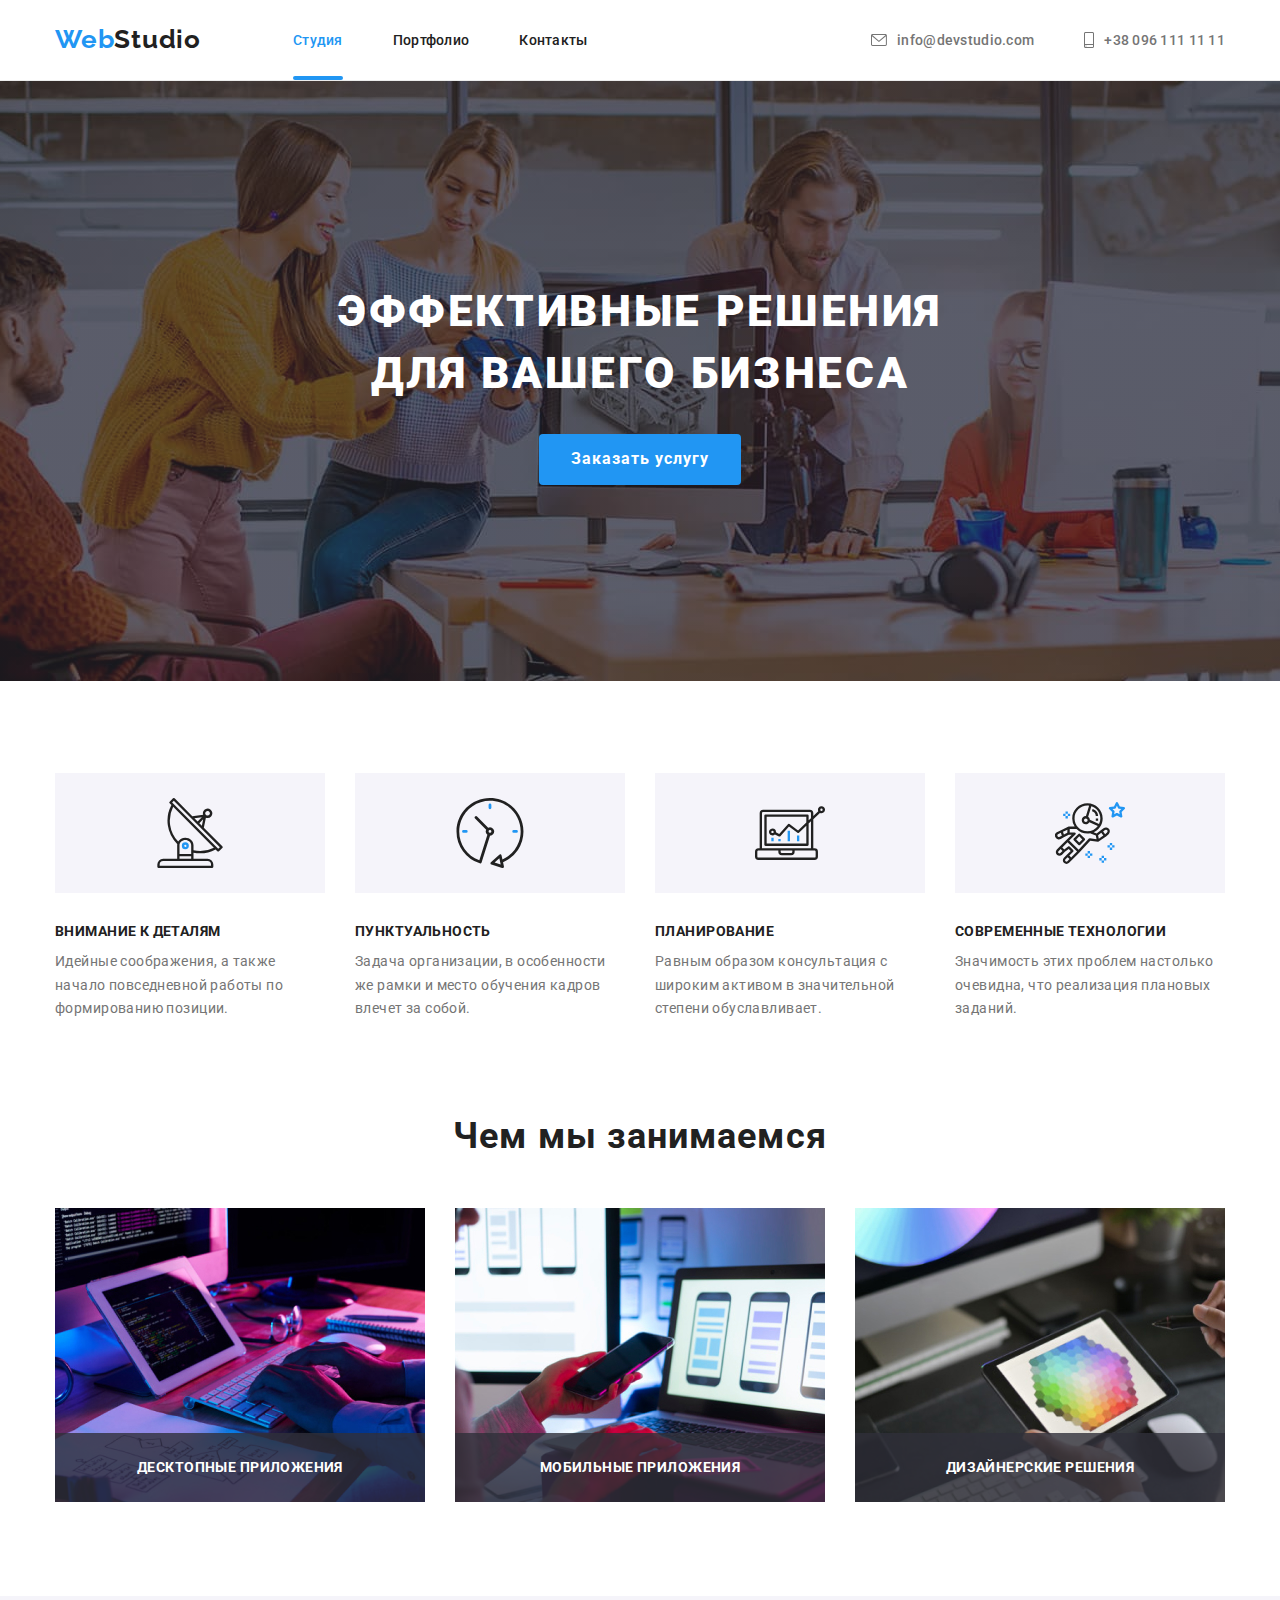
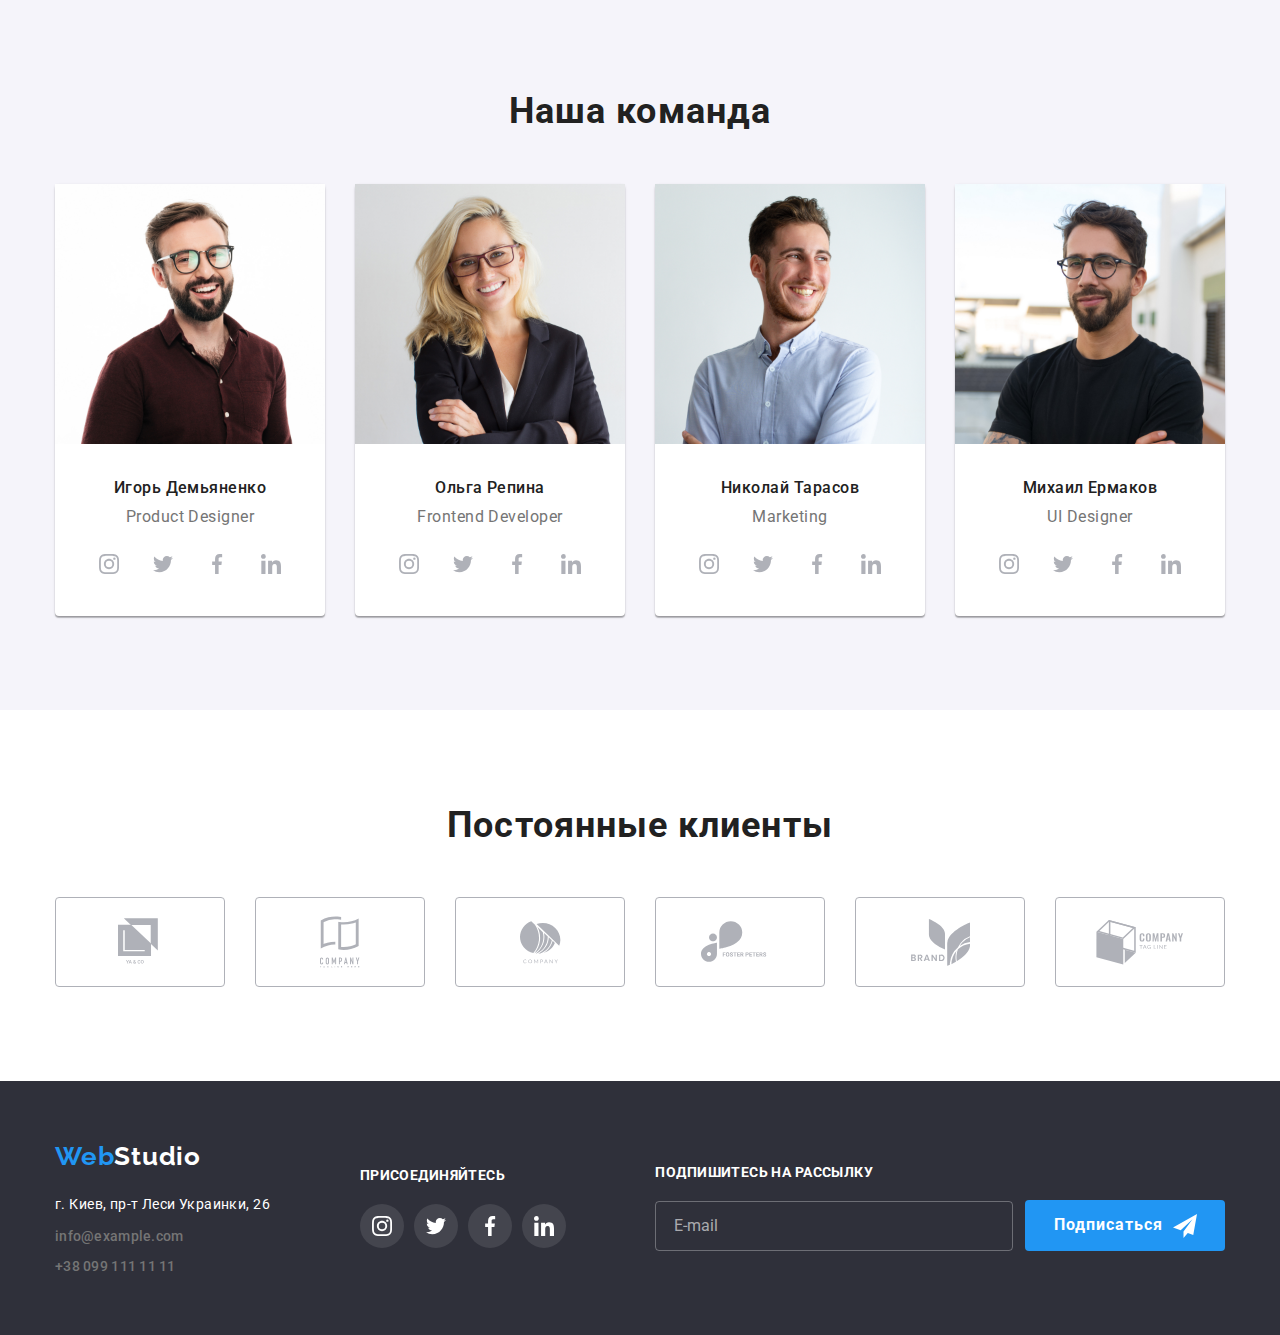
<file: index.html>
<!DOCTYPE html>
<html lang="ru">
  <head>
    <meta charset="UTF-8" />
    <meta name="viewport" content="width=device-width, initial-scale=1.0" />
    <title>Студия</title>
    <link rel="preconnect" href="https://fonts.gstatic.com" />
    <link
      href="https://fonts.googleapis.com/css2?family=Oleo+Script&family=Raleway:wght@700&family=Roboto:wght@400;500;700;900&display=swap"
      rel="stylesheet"
    />
    <!-- <link rel="stylesheet" href="css/normalize.css" />
    <link rel="stylesheet" href="css/style.css" /> -->
    <link rel="stylesheet" href="css/main.min.css" />
  </head>

  <body>
    <!--header-->
    <header class="header-sticky">
      <div class="container">
        <nav class="header">
          <ul class="nav">
            <li class="nav__item">
              <a class="logo-accent logo-accent--header" href="./index.html"
                >Web<span class="logo-dark">Studio</span>
              </a>
            </li>
            <li class="nav__item">
              <a class="nav__link current" href="./index.html">Студия</a>
            </li>
            <li class="nav__item">
              <a class="nav__link" href="./portfolio.html">Портфолио</a>
            </li>
            <li class="nav__item"><a class="nav__link" href="">Контакты</a></li>
          </ul>

          <ul class="contact">
            <li class="contact__item">
              <a class="contact__link" href="mailto:info@devstudio.com">
                <svg class="contact__icon-mail" width="16" height="12">
                  <use href="./img/symbol-defs.svg#icon-mail-to"></use>
                </svg>
                info@devstudio.com
              </a>
            </li>

            <li class="contact__item">
              <a class="contact__link" href="tel:+380961111111">
                <svg class="contact__icon-tel" width="10" height="16">
                  <use href="./img/symbol-defs.svg#icon-smartphone"></use>
                </svg>
                +38 096 111 11 11
              </a>
            </li>
          </ul>
        </nav>
      </div>
    </header>

    <main>
      <!--Geroy-->
      <section class="geroy">
        <div class="geroy__overlay">
          <div class="container">
            <div class="geroy__content">
              <h1 class="geroy__title">
                Эффективные решения<br />для вашего бизнеса
              </h1>

              <button class="geroy__button" data-modal-open>
                Заказать услугу
              </button>
            </div>
          </div>
        </div>
      </section>

      <!--Особенности-->
      <section class="fatyres">
        <div class="container">
          <h2 class="visually-hidden">Особенности</h2>

          <ul class="fatyres__list">
            <li class="fatyres__item">
              <div class="fatyres__box-icon">
                <svg class="fatures__icon" width="70" height="70">
                  <use href="./img/symbol-defs.svg#icon-antenna-1"></use>
                </svg>
              </div>

              <h3 class="fatures__subtitle">Внимание к деталям</h3>
              <p class="fatures__text">
                Идейные соображения, а также начало повседневной работы по
                формированию позиции.
              </p>
            </li>

            <li class="fatyres__item">
              <div class="fatyres__box-icon">
                <svg class="fatures__icon" width="70" height="70">
                  <use href="./img/symbol-defs.svg#icon-clock-1"></use>
                </svg>
              </div>

              <h3 class="fatures__subtitle">Пунктуальность</h3>
              <p class="fatures__text">
                Задача организации, в особенности же рамки и место обучения
                кадров влечет за собой.
              </p>
            </li>

            <li class="fatyres__item">
              <div class="fatyres__box-icon">
                <svg class="fatures__icon" width="70" height="70">
                  <use href="./img/symbol-defs.svg#icon-diagram-1"></use>
                </svg>
              </div>

              <h3 class="fatures__subtitle">Планирование</h3>
              <p class="fatures__text">
                Равным образом консультация с широким активом в значительной
                степени обуславливает.
              </p>
            </li>

            <li class="fatyres__item">
              <div class="fatyres__box-icon">
                <svg class="fatures__icon" width="70" height="70">
                  <use href="./img/symbol-defs.svg#icon-astronaut-1"></use>
                </svg>
              </div>

              <h3 class="fatures__subtitle">Современные технологии</h3>
              <p class="fatures__text">
                Значимость этих проблем настолько очевидна, что реализация
                плановых заданий.
              </p>
            </li>
          </ul>
        </div>
      </section>
      <!--Чем мы занимаемся-->
      <section class="activities">
        <div class="container">
          <h2 class="titllesecond">Чем мы занимаемся</h2>

          <ul class="activities-list">
            <li class="activities-list__item">
              <a href="#">
                <img
                  class="activities-list__foto"
                  src="img/box1.jpg"
                  alt="box1"
                  width="370"
                />
                <p class="activities-list__text">Десктопные приложения</p>
              </a>
            </li>

            <li class="activities-list__item">
              <a href="#">
                <img
                  class="activities-list__foto"
                  src="img/box2.jpg"
                  alt="box2"
                  width="370"
                />
                <p class="activities-list__text">Мобильные приложения</p>
              </a>
            </li>

            <li class="activities-list__item">
              <a href="#">
                <img
                  class="activities-list__foto"
                  src="img/box3.jpg"
                  alt="box3"
                  width="370"
                />
                <p class="activities-list__text">Дизайнерские решения</p>
              </a>
            </li>
          </ul>
        </div>
      </section>

      <!-- Наша команда -->
      <section class="team">
        <div class="container">
          <h2 class="titllesecond">Наша команда</h2>

          <ul class="team-list">
            <li class="team-list__item">
              <img src="img/img1.jpg" alt="Игорь" width="270" />
              <div class="team-list__content">
                <h3 class="team-list__name">Игорь Демьяненко</h3>
                <p class="team-list__profession">Product Designer</p>
                <!-- social -->
                <ul class="social">
                  <li class="social__box">
                    <a class="social__link" href="#">
                      <svg width="20" height="20">
                        <use
                          href="./img/symbol-defs.svg#icon-instagram-team"
                        ></use>
                      </svg>
                    </a>
                  </li>
                  <li class="social__box">
                    <a class="social__link" href="#">
                      <svg width="20" height="20">
                        <use
                          href="./img/symbol-defs.svg#icon-twitter-team"
                        ></use>
                      </svg>
                    </a>
                  </li>
                  <li class="social__box">
                    <a class="social__link" href="#">
                      <svg width="20" height="20">
                        <use
                          href="./img/symbol-defs.svg#icon-facebook-team"
                        ></use>
                      </svg>
                    </a>
                  </li>
                  <li class="social__box">
                    <a class="social__link" href="#">
                      <svg width="20" height="20">
                        <use
                          href="./img/symbol-defs.svg#icon-linkedin-team"
                        ></use>
                      </svg>
                    </a>
                  </li>
                </ul>
              </div>
            </li>

            <li class="team-list__item">
              <img src="img/img2.jpg" alt="Ольга" width="270" />
              <div class="team-list__content">
                <h3 class="team-list__name">Ольга Репина</h3>
                <p class="team-list__profession">Frontend Developer</p>
                <ul class="social">
                  <li class="social__box">
                    <a class="social__link" href="#">
                      <svg width="20" height="20">
                        <use
                          href="./img/symbol-defs.svg#icon-instagram-team"
                        ></use>
                      </svg>
                    </a>
                  </li>
                  <li class="social__box">
                    <a class="social__link" href="#">
                      <svg width="20" height="20">
                        <use
                          href="./img/symbol-defs.svg#icon-twitter-team"
                        ></use>
                      </svg>
                    </a>
                  </li>
                  <li class="social__box">
                    <a class="social__link" href="#">
                      <svg width="20" height="20">
                        <use
                          href="./img/symbol-defs.svg#icon-facebook-team"
                        ></use>
                      </svg>
                    </a>
                  </li>
                  <li class="social__box">
                    <a class="social__link" href="#">
                      <svg width="20" height="20">
                        <use
                          href="./img/symbol-defs.svg#icon-linkedin-team"
                        ></use>
                      </svg>
                    </a>
                  </li>
                </ul>
              </div>
            </li>

            <li class="team-list__item">
              <img src="img/img3.jpg" alt="Николай" width="270" />
              <div class="team-list__content">
                <h3 class="team-list__name">Николай Тарасов</h3>
                <p class="team-list__profession">Marketing</p>
                <ul class="social">
                  <li class="social__box">
                    <a class="social__link" href="#">
                      <svg width="20" height="20">
                        <use
                          href="./img/symbol-defs.svg#icon-instagram-team"
                        ></use>
                      </svg>
                    </a>
                  </li>
                  <li class="social__box">
                    <a class="social__link" href="#">
                      <svg width="20" height="20">
                        <use
                          href="./img/symbol-defs.svg#icon-twitter-team"
                        ></use>
                      </svg>
                    </a>
                  </li>
                  <li class="social__box">
                    <a class="social__link" href="#">
                      <svg width="20" height="20">
                        <use
                          href="./img/symbol-defs.svg#icon-facebook-team"
                        ></use>
                      </svg>
                    </a>
                  </li>
                  <li class="social__box">
                    <a class="social__link" href="#">
                      <svg width="20" height="20">
                        <use
                          href="./img/symbol-defs.svg#icon-linkedin-team"
                        ></use>
                      </svg>
                    </a>
                  </li>
                </ul>
              </div>
            </li>

            <li class="team-list__item">
              <img src="img/img4.jpg" alt="Михаил" width="270" />
              <div class="team-list__content">
                <h3 class="team-list__name">Михаил Ермаков</h3>
                <p class="team-list__profession">UI Designer</p>
                <ul class="social">
                  <li class="social__box">
                    <a class="social__link" href="#">
                      <svg width="20" height="20">
                        <use
                          href="./img/symbol-defs.svg#icon-instagram-team"
                        ></use>
                      </svg>
                    </a>
                  </li>
                  <li class="social__box">
                    <a class="social__link" href="#">
                      <svg width="20" height="20">
                        <use
                          href="./img/symbol-defs.svg#icon-twitter-team"
                        ></use>
                      </svg>
                    </a>
                  </li>
                  <li class="social__box">
                    <a class="social__link" href="#">
                      <svg width="20" height="20">
                        <use
                          href="./img/symbol-defs.svg#icon-facebook-team"
                        ></use>
                      </svg>
                    </a>
                  </li>
                  <li class="social__box">
                    <a class="social__link" href="#">
                      <svg width="20" height="20">
                        <use
                          href="./img/symbol-defs.svg#icon-linkedin-team"
                        ></use>
                      </svg>
                    </a>
                  </li>
                </ul>
              </div>
            </li>
          </ul>
        </div>
      </section>

      <!-- clients -->
      <section class="clients">
        <div class="container">
          <h2 class="titllesecond">Постоянные клиенты</h2>

          <ul class="clients-list">
            <li class="clients-list__box">
              <a class="clients-list__link" href="#">
                <svg width="44" height="49">
                  <use href="./img/symbol-defs.svg#icon-logo-1"></use>
                </svg>
              </a>
            </li>
            <li class="clients-list__box">
              <a class="clients-list__link" href="#">
                <svg width="40" height="52">
                  <use href="./img/symbol-defs.svg#icon-logo-2"></use>
                </svg>
              </a>
            </li>
            <li class="clients-list__box">
              <a class="clients-list__link" href="#">
                <svg width="41" height="43">
                  <use href="./img/symbol-defs.svg#icon-logo-3"></use>
                </svg>
              </a>
            </li>
            <li class="clients-list__box">
              <a class="clients-list__link" href="#">
                <svg width="78" height="42">
                  <use href="./img/symbol-defs.svg#icon-logo-4"></use>
                </svg>
              </a>
            </li>
            <li class="clients-list__box">
              <a class="clients-list__link" href="#">
                <svg width="59" height="47">
                  <use href="./img/symbol-defs.svg#icon-logo-5"></use>
                </svg>
              </a>
            </li>
            <li class="clients-list__box">
              <a class="clients-list__link" href="#">
                <svg width="88" height="45">
                  <use href="./img/symbol-defs.svg#icon-logo-6"></use>
                </svg>
              </a>
            </li>
          </ul>
        </div>
      </section>
    </main>

    <!-- footer -->
    <footer class="footer">
      <div class="container">
        <div class="footer-content">
          <!-- footer addres -->
          <div class="footer-contact">
            <a class="logo-accent-footer" href="#">
              Web<span class="logo-white">Studio</span>
            </a>

            <address class="footer-contact__address">
              г. Киев, пр-т Леси Украинки, 26
            </address>

            <address class="footer-contact-links">
              <a
                class="contact__link contact__link--footer"
                href="mailto:info@example.com"
                >info@example.com</a
              >
              <a class="contact__link" href="tel:+380991111111"
                >+38 099 111 11 11</a
              >
            </address>
          </div>
          <!-- /footer addres -->
          <!-- footer social -->
          <div class="footer-social">
            <h3 class="subtitle-footer">присоединяйтесь</h3>

            <ul class="social social--footer">
              <li class="social__box">
                <a class="social__link social__link--footer" href="#">
                  <svg width="20" height="20">
                    <use href="./img/symbol-defs.svg#icon-instagram-team"></use>
                  </svg>
                </a>
              </li>
              <li class="social__box">
                <a class="social__link social__link--footer" href="#">
                  <svg width="20" height="20">
                    <use href="./img/symbol-defs.svg#icon-twitter-team"></use>
                  </svg>
                </a>
              </li>
              <li class="social__box">
                <a class="social__link social__link--footer" href="#">
                  <svg width="20" height="20">
                    <use href="./img/symbol-defs.svg#icon-facebook-team"></use>
                  </svg>
                </a>
              </li>
              <li class="social__box">
                <a class="social__link social__link--footer" href="#">
                  <svg width="20" height="20">
                    <use href="./img/symbol-defs.svg#icon-linkedin-team"></use>
                  </svg>
                </a>
              </li>
            </ul>
          </div>
          <!-- /footer social -->

          <!-- footer-subscription -->
          <div class="subscription">
            <h3 class="subtitle-footer">Подпишитесь на рассылку</h3>
            <form class="footer-form">
              <label>
                <input
                  class="footer-form__input"
                  type="email"
                  name="email"
                  placeholder="E-mail"
                />
              </label>
              <div class="button-box">
                <button class="button-footer" type="submit">Подписаться</button>
                <svg class="button-footer__icon" width="24" height="24">
                  <use href="./img/symbol-defs.svg#icon-icon-send"></use>
                </svg>
              </div>
            </form>
          </div>
        </div>
      </div>
    </footer>

    <!-- modals -->

    <div class="backdrop is-hidden" data-modal>
      <div class="modal">
        <button class="button-modal-close" data-modal-close>
          <svg width="18" height="18">
            <use href="./img/symbol-defs.svg#icon-close-black-18dp-2-1"></use>
          </svg>
        </button>

        <h2 class="modal__title">Оставьте свои данные, мы вам перезвоним</h2>

        <form class="form">
          <label class="form__field">
            <span class="form__lable">Имя</span>
            <input
              type="text"
              class="form__input"
              name="name"
              placeholder=" "
            />

            <svg class="form__icon" width="18" height="18">
              <use href="./img/symbol-defs.svg#icon-person-black-18dp-1"></use>
            </svg>
          </label>

          <label class="form__field">
            <span class="form__lable">Телефон</span>
            <input type="tel" class="form__input" name="tel" placeholder=" " />

            <svg class="form__icon" width="18" height="18">
              <use href="./img/symbol-defs.svg#icon-phone-black-18dp-1"></use>
            </svg>
          </label>

          <label class="form__field">
            <span class="form__lable">Почта</span>
            <input
              type="email"
              class="form__input"
              name="mail"
              placeholder=" "
            />

            <svg class="form__icon" width="18" height="18">
              <use href="./img/symbol-defs.svg#icon-email-black-18dp-1"></use>
            </svg>
          </label>

          <label class="form__coment"
            ><span class="form__lable">Комментарий</span>
            <textarea
              class="form__coment-content"
              name="feedback"
              rows="5"
              placeholder="Введите текст"
            ></textarea>
          </label>
          <!-- class="visually-hidden" -->
          <!-- checked -->
          <div class="consent">
            <label class="consent__label">
              <input
                class="consent__checkbox"
                type="checkbox"
                name="consent"
                value="consent"
              />
              <svg class="consent__icon" width="18" height="18">
                <use href="./img/symbol-defs.svg#icon-Vector"></use>
              </svg>
              <p class="consent__text">
                Соглашаюсь с рассылкой и принимаю
                <a class="consent__link" href="#">Условия договора</a>
              </p>
            </label>
          </div>

          <button type="submit" class="button-modal-send">Отправить</button>
        </form>
      </div>
    </div>

    <!-- JS -->
    <script src="./js/modal.js"></script>
  </body>
</html>
</file>
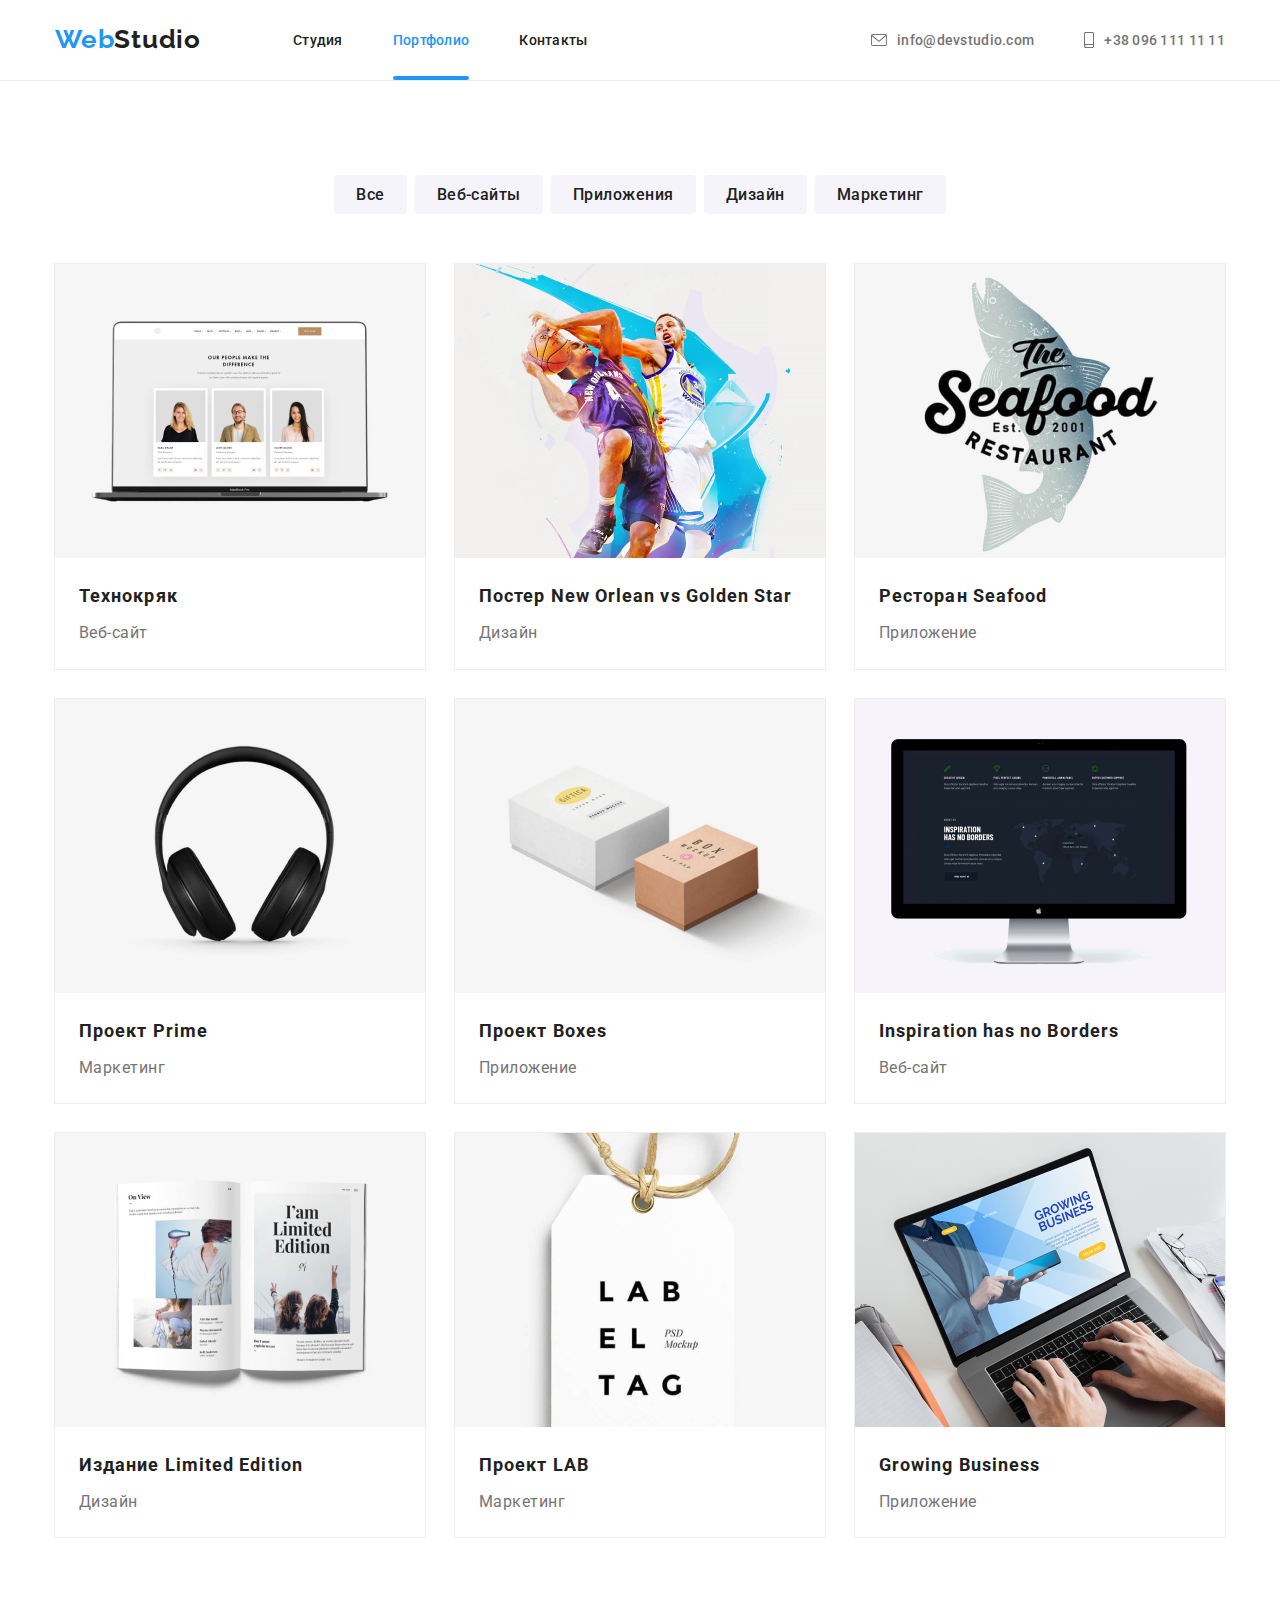
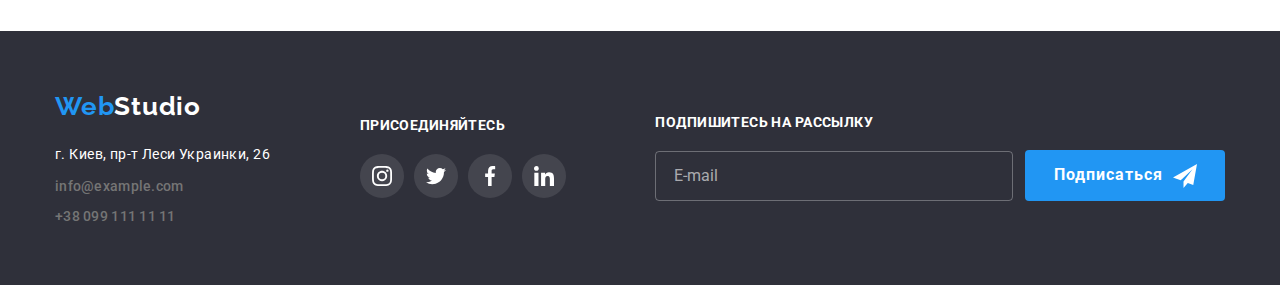
<file: portfolio.html>
<!DOCTYPE html>
<html lang="ru">
  <head>
    <meta charset="UTF-8" />
    <meta name="viewport" content="width=device-width, initial-scale=1.0" />
    <title>Портфолио</title>
    <link rel="preconnect" href="https://fonts.gstatic.com" />
    <link
      href="https://fonts.googleapis.com/css2?family=Oleo+Script&family=Raleway:wght@700&family=Roboto:wght@400;500;700;900&display=swap"
      rel="stylesheet"
    />
    <!-- <link rel="stylesheet" href="css/normalize.css" />
    <link rel="stylesheet" href="css/style.css" /> -->

    <link rel="stylesheet" href="css/main.min.css" />
  </head>

  <body>
    <!--header-->
    <header class="header-sticky">
      <div class="container">
        <nav class="header">
          <ul class="nav">
            <li class="nav__item">
              <a class="logo-accent logo-accent--header" href="./index.html"
                >Web<span class="logo-dark">Studio</span>
              </a>
            </li>
            <li class="nav__item">
              <a class="nav__link" href="./index.html">Студия</a>
            </li>
            <li class="nav__item">
              <a class="nav__link current" href="./portfolio.html">Портфолио</a>
            </li>
            <li class="nav__item"><a class="nav__link" href="">Контакты</a></li>
          </ul>

          <ul class="contact">
            <li class="contact__item">
              <a class="contact__link" href="mailto:info@devstudio.com">
                <svg class="contact__icon-mail" width="16" height="12">
                  <use href="./img/symbol-defs.svg#icon-mail-to"></use>
                </svg>
                info@devstudio.com
              </a>
            </li>

            <li class="contact__item">
              <a class="contact__link" href="tel:+380961111111">
                <svg class="contact__icon-tel" width="10" height="16">
                  <use href="./img/symbol-defs.svg#icon-smartphone"></use>
                </svg>
                +38 096 111 11 11
              </a>
            </li>
          </ul>
        </nav>
      </div>
    </header>

    <main>
      <section>
        <div class="container">
          <h2 class="visually-hidden">Портфолио</h2>
          <div class="filter-buttton">
            <ul class="filter-buttton__list">
              <li class="filter-buttton__item">
                <button class="button">Все</button>
              </li>
              <li class="filter-buttton__item">
                <button class="button">Веб-сайты</button>
              </li>
              <li class="filter-buttton__item">
                <button class="button">Приложения</button>
              </li>
              <li class="filter-buttton__item">
                <button class="button">Дизайн</button>
              </li>
              <li class="filter-buttton__item">
                <button class="button">Маркетинг</button>
              </li>
            </ul>
          </div>

          <div class="cards-list__container">
            <ul class="cards-list">
              <li class="cards-list__item">
                <a class="cards-list__link" href="#">
                  <div class="cards-list__overlay-box">
                    <div class="cards-list__overlay-item">
                      <p class="cards-list__overlay-content">
                        Технокряк это современная площадка распространения
                        коронавируса. Компании используют эту платформу для
                        цифрового шпионажа и атак на защищённые сервера
                        конкурентов.
                      </p>
                    </div>

                    <img
                      class="cards-list__img"
                      src="./img/portfolio/tehno1.png"
                      alt="tehno1"
                      width="370"
                    />
                  </div>

                  <div class="cards-list__content">
                    <h3 class="cards-list__subtitle">Технокряк</h3>
                    <p class="cards-list__text">Веб-сайт</p>
                  </div>
                </a>
              </li>

              <li class="cards-list__item">
                <a class="cards-list__link" href="#">
                  <div class="cards-list__overlay-box">
                    <div class="cards-list__overlay-item">
                      <p class="cards-list__overlay-content">
                        Технокряк это современная площадка распространения
                        коронавируса. Компании используют эту платформу для
                        цифрового шпионажа и атак на защищённые сервера
                        конкурентов.
                      </p>
                    </div>

                    <img
                      class="cards-list__img"
                      src="./img/portfolio/basket2.png"
                      alt="basket2"
                      width="370"
                    />
                  </div>
                  <div class="cards-list__content">
                    <h3 class="cards-list__subtitle">
                      Постер New Orlean vs Golden Star
                    </h3>
                    <p class="cards-list__text">Дизайн</p>
                  </div>
                </a>
              </li>

              <li class="cards-list__item">
                <a class="cards-list__link" href="#">
                  <div class="cards-list__overlay-box">
                    <div class="cards-list__overlay-item">
                      <p class="cards-list__overlay-content">
                        Технокряк это современная площадка распространения
                        коронавируса. Компании используют эту платформу для
                        цифрового шпионажа и атак на защищённые сервера
                        конкурентов.
                      </p>
                    </div>

                    <img
                      class="cards-list__img"
                      src="./img/portfolio/seafood3.png"
                      alt="seafood3"
                      width="370"
                    />
                  </div>

                  <div class="cards-list__content">
                    <h3 class="cards-list__subtitle">Ресторан Seafood</h3>
                    <p class="cards-list__text">Приложение</p>
                  </div>
                </a>
              </li>

              <li class="cards-list__item">
                <a class="cards-list__link" href="#">
                  <div class="cards-list__overlay-box">
                    <div class="cards-list__overlay-item">
                      <p class="cards-list__overlay-content">
                        Технокряк это современная площадка распространения
                        коронавируса. Компании используют эту платформу для
                        цифрового шпионажа и атак на защищённые сервера
                        конкурентов.
                      </p>
                    </div>

                    <img
                      class="cards-list__img"
                      src="./img/portfolio/prime4.png"
                      alt="prime4"
                      width="370"
                    />
                  </div>

                  <div class="cards-list__content">
                    <h3 class="cards-list__subtitle">Проект Prime</h3>
                    <p class="cards-list__text">Маркетинг</p>
                  </div>
                </a>
              </li>

              <li class="cards-list__item">
                <a class="cards-list__link" href="#">
                  <div class="cards-list__overlay-box">
                    <div class="cards-list__overlay-item">
                      <p class="cards-list__overlay-content">
                        Технокряк это современная площадка распространения
                        коронавируса. Компании используют эту платформу для
                        цифрового шпионажа и атак на защищённые сервера
                        конкурентов.
                      </p>
                    </div>

                    <img
                      class="cards-list__img"
                      src="./img/portfolio/boxes5.png"
                      alt="boxes5"
                      width="370"
                    />
                  </div>

                  <div class="cards-list__content">
                    <h3 class="cards-list__subtitle">Проект Boxes</h3>
                    <p class="cards-list__text">Приложение</p>
                  </div>
                </a>
              </li>

              <li class="cards-list__item">
                <a class="cards-list__link" href="#">
                  <div class="cards-list__overlay-box">
                    <div class="cards-list__overlay-item">
                      <p class="cards-list__overlay-content">
                        Технокряк это современная площадка распространения
                        коронавируса. Компании используют эту платформу для
                        цифрового шпионажа и атак на защищённые сервера
                        конкурентов.
                      </p>
                    </div>

                    <img
                      class="cards-list__img"
                      src="./img/portfolio/borders6.png"
                      alt="borders6"
                      width="370"
                    />
                  </div>

                  <div class="cards-list__content">
                    <h3 class="cards-list__subtitle">
                      Inspiration has no Borders
                    </h3>
                    <p class="cards-list__text">Веб-сайт</p>
                  </div>
                </a>
              </li>

              <li class="cards-list__item">
                <a class="cards-list__link" href="#">
                  <div class="cards-list__overlay-box">
                    <div class="cards-list__overlay-item">
                      <p class="cards-list__overlay-content">
                        Технокряк это современная площадка распространения
                        коронавируса. Компании используют эту платформу для
                        цифрового шпионажа и атак на защищённые сервера
                        конкурентов.
                      </p>
                    </div>

                    <img
                      class="cards-list__img"
                      src="./img/portfolio/book7.png"
                      alt="book7"
                      width="370"
                    />
                  </div>

                  <div class="cards-list__content">
                    <h3 class="cards-list__subtitle">
                      Издание Limited Edition
                    </h3>
                    <p class="cards-list__text">Дизайн</p>
                  </div>
                </a>
              </li>

              <li class="cards-list__item">
                <a class="cards-list__link" href="#">
                  <div class="cards-list__overlay-box">
                    <div class="cards-list__overlay-item">
                      <p class="cards-list__overlay-content">
                        Технокряк это современная площадка распространения
                        коронавируса. Компании используют эту платформу для
                        цифрового шпионажа и атак на защищённые сервера
                        конкурентов.
                      </p>
                    </div>

                    <img
                      class="cards-list__img"
                      src="./img/portfolio/lab8.png"
                      alt="lab8"
                      width="370"
                    />
                  </div>

                  <div class="cards-list__content">
                    <h3 class="cards-list__subtitle">Проект LAB</h3>
                    <p class="cards-list__text">Маркетинг</p>
                  </div>
                </a>
              </li>

              <li class="cards-list__item">
                <a class="cards-list__link" href="#">
                  <div class="cards-list__overlay-box">
                    <div class="cards-list__overlay-item">
                      <p class="cards-list__overlay-content">
                        Технокряк это современная площадка распространения
                        коронавируса. Компании используют эту платформу для
                        цифрового шпионажа и атак на защищённые сервера
                        конкурентов.
                      </p>
                    </div>

                    <img
                      class="cards-list__img"
                      src="./img/portfolio/laptop9.png"
                      alt="laptop9"
                      width="370"
                    />
                  </div>

                  <div class="cards-list__content">
                    <h3 class="cards-list__subtitle">Growing Business</h3>
                    <p class="cards-list__text">Приложение</p>
                  </div>
                </a>
              </li>
            </ul>
          </div>
        </div>
      </section>
    </main>

    <!-- footer -->
    <footer class="footer">
      <div class="container">
        <div class="footer-content">
          <!-- footer addres -->
          <div class="footer-contact">
            <a class="logo-accent-footer" href="#">
              Web<span class="logo-white">Studio</span>
            </a>

            <address class="footer-contact__address">
              г. Киев, пр-т Леси Украинки, 26
            </address>

            <address class="footer-contact-links">
              <a
                class="contact__link contact__link--footer"
                href="mailto:info@example.com"
                >info@example.com</a
              >
              <a class="contact__link" href="tel:+380991111111"
                >+38 099 111 11 11</a
              >
            </address>
          </div>
          <!-- /footer addres -->
          <!-- footer social -->
          <div class="footer-social">
            <h3 class="subtitle-footer">присоединяйтесь</h3>

            <ul class="social social--footer">
              <li class="social__box">
                <a class="social__link social__link--footer" href="#">
                  <svg width="20" height="20">
                    <use href="./img/symbol-defs.svg#icon-instagram-team"></use>
                  </svg>
                </a>
              </li>
              <li class="social__box">
                <a class="social__link social__link--footer" href="#">
                  <svg width="20" height="20">
                    <use href="./img/symbol-defs.svg#icon-twitter-team"></use>
                  </svg>
                </a>
              </li>
              <li class="social__box">
                <a class="social__link social__link--footer" href="#">
                  <svg width="20" height="20">
                    <use href="./img/symbol-defs.svg#icon-facebook-team"></use>
                  </svg>
                </a>
              </li>
              <li class="social__box">
                <a class="social__link social__link--footer" href="#">
                  <svg width="20" height="20">
                    <use href="./img/symbol-defs.svg#icon-linkedin-team"></use>
                  </svg>
                </a>
              </li>
            </ul>
          </div>
          <!-- /footer social -->

          <!-- footer-subscription -->
          <div class="subscription">
            <h3 class="subtitle-footer">Подпишитесь на рассылку</h3>
            <form class="footer-form">
              <label>
                <input
                  class="footer-form__input"
                  type="email"
                  name="email"
                  placeholder="E-mail"
                />
              </label>
              <div class="button-box">
                <button class="button-footer" type="submit">Подписаться</button>
                <svg class="button-footer__icon" width="24" height="24">
                  <use href="./img/symbol-defs.svg#icon-icon-send"></use>
                </svg>
              </div>
            </form>
          </div>
        </div>
      </div>
    </footer>
  </body>
</html>
</file>
<file: css/style.css>
:root {
  --accent-color: rgba(33, 150, 243, 1);
  --title-text-color: rgba(33, 33, 33, 1);
  --logo-text-color: rgba(0, 0, 0, 1);
  --grey-text-color: rgba(117, 117, 117, 1);
  --white-text-color: rgba(255, 255, 255, 1);

  --footergeroy-bg-color: rgba(47, 48, 58, 1);
  --section-bg-color: rgba(245, 244, 250, 1);

  --cards-gap-porfolio: 30px;

  --cards-border-portfolio: 1px solid rgba(238, 238, 238, 1);

  --header-border-bottom: 1px solid rgba(236, 236, 236, 1);

  --footer-social-icon-bg: rgba(255, 255, 255, 0.1);

  --logo-grey-color: rgba(175, 177, 184, 1);

  --anim-func: cubic-bezier(0.4, 0, 0.2, 1);
  --time-anim-func: 250ms cubic-bezier(0.4, 0, 0.2, 1);

  --wot-we-do-bg: rgba(47, 48, 58, 0.8);

  --hover-overlay: rgba(33, 150, 243, 0.9);

  --modal-backdrop: rgba(0, 0, 0, 0.2);

  --button-modal-border: 1px solid rgba(0, 0, 0, 0.1);

  --border-input-mod: 1px solid rgba(33, 33, 33, 0.2);

  --accent-color-mod-hov: rgba(24, 140, 232, 1);

  --border-footer-input: 1px solid rgba(255, 255, 255, 0.3);

  --footer-imput-placehold: rgba(255, 255, 255, 0.6);
}

body {
  font-family: 'Roboto', sans-serif;
}

.container {
  width: 1200px;
  margin-left: auto;
  margin-right: auto;
  padding: 0px 15px;

  /* outline: 1px solid green; */
  /* background-color: greenyellow; */
}

/* header */
.header-sticky {
  border-bottom: var(--header-border-bottom);
  position: sticky;
  z-index: 2;
  top: -1px;
  background-color: var(--white-text-color);
}

.header {
  display: flex;
  align-items: center;
  justify-content: space-between;
  height: 80px;
}

.logo-accent--header {
  padding-right: 42px;
}

.logo-accent {
  font-size: 26px;
  line-height: 1.2;
  letter-spacing: 0.03em;
  font-weight: 700;
  font-family: 'Raleway', sans-serif;
  color: var(--accent-color);
}

.logo-dark {
  color: var(--title-text-color);
}

.nav {
  display: flex;
  align-items: center;
  padding-left: 0;
}

.nav li:not(:last-child) {
  padding-right: 50px;
}

.nav__item {
  position: relative;

  padding-bottom: 32px;
  color: var(--title-text-color);
  font-size: 14px;
  line-height: 1.2;
  font-weight: 500;
  letter-spacing: 0.02em;

  transition: color 250ms var(--anim-func);
}

.nav__item:hover,
.nav__item:focus {
  color: var(--accent-color);
}

/* effekt tekuschaya stranica */
.nav__item.current {
  color: var(--accent-color);
}

.nav__item.current::after {
  position: absolute;
  bottom: 0;

  content: ' ';
  display: block;
  width: 100%;
  height: 4px;
  border-radius: 2px;

  background-color: var(--accent-color);
  opacity: 1;
}

/* animation */

.nav__item::after {
  position: absolute;
  bottom: 0;

  content: ' ';
  display: block;
  width: 100%;
  height: 4px;
  border-radius: 2px;

  background-color: var(--accent-color);

  opacity: 0;
  transition: opacity 250ms var(--anim-func);
}

.nav__item:hover::after,
.nav__item:focus::after {
  opacity: 1;
}

.contact {
  display: flex;
  padding: 0;
}

.contact__item {
  padding-right: 50px;
  justify-content: center;
  align-items: center;
  display: flex;
}

.contact__item:last-child {
  padding: 0;
}

.contact__link {
  font-weight: 500;
  font-size: 14px;
  line-height: 1.2;
  letter-spacing: 0.02em;

  color: var(--grey-text-color);

  display: flex;
  align-items: center;

  transition: color 250ms var(--anim-func);
}

.contact__link:hover,
.contact__link:focus {
  color: var(--accent-color);
}

.contact__icon-mail,
.contact__icon-tel {
  /* fill: var(--grey-text-color); */
  fill: currentColor;

  margin-right: 10px;
}

.contact__icon-mail:hover,
.contact__icon-tel:hover,
.contact__icon-mail:focus,
.contact__icon-tel:focus {
  /* fill: var(--accent-color); */

  fill: currentColor;
}

/* geroy */

.geroy {
  background-color: var(--footergeroy-bg-color);

  max-width: 1600px;
  text-align: center;
  margin-left: auto;
  margin-right: auto;
}

.geroy__overlay {
  background-image: linear-gradient(
      rgba(47, 48, 58, 0.5),
      rgba(47, 48, 58, 0.5)
    ),
    url('../img/svg_dz-4/geroy-Img-m.jpg');

  height: 600px;
  max-width: 1600px;

  background-repeat: no-repeat;
  background-size: cover;
  background-position: center;
}

.geroy__content {
  padding-top: 200px;
  padding-bottom: 200px;
}

.geroy__title {
  font-weight: 900;
  font-size: 44px;
  line-height: 1.4;
  text-transform: uppercase;

  letter-spacing: 0.06em;
  color: var(--white-text-color);

  margin-bottom: 30px;
}

.geroy__button {
  background-color: var(--accent-color);
  color: var(--white-text-color);
  font-weight: 700;
  font-size: 16px;
  line-height: 1.9;
  letter-spacing: 0.06em;
  border: none;
  cursor: pointer;
  padding: 10px 32px;
  border-radius: 4px;

  transition: color 250ms var(--anim-func),
    background-color 250ms var(--anim-func);
}

.geroy__button:hover,
.geroy__button:focus {
  background-color: var(--white-text-color);
  color: var(--accent-color);
}

/* fatyres */

.fatyres {
  padding-top: 92px;
}

.fatyres__list {
  display: flex;
}

.fatyres__item {
  /* height: 101px; */
  height: auto;
  margin-right: 30px;
}

.fatyres__item:last-child {
  margin-right: 0;
}

.fatyres__box-icon {
  width: 270px;
  height: 120px;

  margin-bottom: 30px;

  display: flex;
  justify-content: center;
  align-items: center;

  background-color: var(--section-bg-color);
}

.fatures__subtitle {
  color: var(--title-text-color);
  font-weight: 700;
  font-size: 14px;
  line-height: 1.2;
  letter-spacing: 0.03em;
  text-transform: uppercase;

  margin-bottom: 10px;
}

.fatures__text {
  color: var(--grey-text-color);
  font-weight: 400;
  font-size: 14px;
  line-height: 1.7;
  letter-spacing: 0.03em;
}

/* activities */

.activities {
  padding-top: 94px;
  padding-bottom: 94px;
}

.titllesecond {
  color: var(--title-text-color);
  font-weight: 700;
  font-size: 36px;
  line-height: 1.2;
  text-align: center;
  letter-spacing: 0.03em;

  margin-bottom: 50px;
}

.activities-list {
  display: flex;
}

.activities-list__item {
  position: relative;
}

.activities-list__item:not(:last-child) {
  margin-right: 30px;
}

.activities-list__foto {
  display: block;
  width: 100%;
}

.activities-list__text {
  position: absolute;
  bottom: 0;
  left: 0;

  display: inline-block;

  background: var(--wot-we-do-bg);
  color: var(--white-text-color);
  padding: 27px;
  width: 100%;

  font-weight: 700;
  font-size: 14px;
  line-height: 1.1;
  text-align: center;
  letter-spacing: 0.03em;
  text-transform: uppercase;
  text-decoration: none;
}

/* team */

.team {
  background-color: var(--section-bg-color);

  padding-top: 94px;
  padding-bottom: 94px;
}

.team-list {
  display: flex;
}

.team-list__item:not(:last-child) {
  margin-right: 30px;
}

.team-list__item {
  text-align: center;

  background-color: var(--white-text-color);
  border-radius: 4px;

  box-shadow: 0px 1px 3px rgba(0, 0, 0, 0.12), 0px 1px 1px rgba(0, 0, 0, 0.14),
    0px 2px 1px rgba(0, 0, 0, 0.2);
}

.team-list__content {
  padding-top: 30px;
  padding-bottom: 30px;
}

.team-list__name {
  color: var(--title-text-color);

  font-weight: 500;
  font-size: 16px;
  line-height: 1.2;
  letter-spacing: 0.03em;

  margin-bottom: 10px;
}

.team-list__profession {
  color: var(--grey-text-color);

  font-weight: 400;
  font-size: 16px;
  line-height: 19px;
  letter-spacing: 0.03em;
}

/* social-links */

.social {
  display: flex;
  justify-content: center;
  align-items: center;

  margin-top: 16px;
}

.social__box:not(:last-child) {
  margin-right: 10px;
}

.social__link {
  display: flex;

  justify-content: center;
  align-items: center;

  width: 44px;
  height: 44px;

  border-radius: 50%;
  cursor: pointer;
  fill: var(--logo-grey-color);

  transition: fill 250ms var(--anim-func),
    background-color 250ms var(--anim-func);
}

.social__link:hover,
.social__link:focus {
  background-color: var(--accent-color);
  fill: var(--white-text-color);
}

/* clients */

.clients {
  padding-top: 94px;
  padding-bottom: 94px;
}

.clients-list {
  display: flex;
}

.clients-list__box:not(:last-child) {
  margin-right: 30px;
}

.clients-list__link {
  fill: var(--logo-grey-color);

  width: 170px;
  height: 90px;

  border: 1px solid #afb1b8;
  box-sizing: border-box;
  border-radius: 4px;
  display: flex;
  justify-content: center;
  align-items: center;

  transition: fill 250ms var(--anim-func), border 250ms var(--anim-func);
}

.clients-list__link:hover {
  fill: var(--accent-color);
  border: 1px solid var(--accent-color);
}

.clients-list__link:focus {
  fill: var(--accent-color);
  border: 1px solid var(--accent-color);
  outline: none;
}

/* footer */
/* footer addres */
.footer {
  padding-top: 60px;
  padding-bottom: 60px;
  background-color: var(--footergeroy-bg-color);
}

.footer-content {
  display: flex;
  justify-content: space-between;
  align-items: center;
}

.logo-accent-footer {
  display: inline-block;
  font-size: 26px;
  line-height: 1.2;
  letter-spacing: 0.03em;
  font-weight: 700;
  font-family: 'Raleway', sans-serif;
  color: var(--accent-color);
  margin-bottom: 20px;
}

.logo-white {
  color: var(--white-text-color);
}

.footer-contact-links {
  display: flex;
  flex-direction: column;
}

.footer-contact__address {
  font-weight: 400;
  font-size: 14px;
  line-height: 1.7;
  letter-spacing: 0.03em;
  color: var(--white-text-color);

  margin-bottom: 9px;
}

.contact__link--footer {
  margin-bottom: 9px;
  line-height: 1.7;
}

/* footer social */

.subtitle-footer {
  font-weight: 700;
  color: var(--white-text-color);
  font-size: 14px;
  line-height: 1.1;
  letter-spacing: 0.03em;
  text-transform: uppercase;
}

.social--footer {
  margin-top: 20px;
}

.social__link--footer {
  fill: var(--white-text-color);

  background-color: var(--footer-social-icon-bg);

  transition: background-color 250ms var(--anim-func);
}

.social__link--footer:hover,
.social__link--footer:focus {
  background-color: var(--accent-color);
}

/* footer-subscription */

.subscription {
  /* margin-left: 93px; */
}

.footer-form {
  display: flex;
  flex-direction: row;
  align-items: flex-end;
  justify-content: center;
}

.footer-form__input {
  width: 358px;
  height: 50px;
  margin-right: 12px;
  margin-top: 20px;

  background-color: transparent;
  border: var(--border-footer-input);
  border-radius: 4px;
  color: var(--footer-imput-placehold);

  outline: none;
}

.footer-form__input::placeholder {
  padding-left: 16px;
  color: var(--footer-imput-placehold);
}

.footer-form__input:focus,
.footer-form__input:hover {
  border: 1px solid var(--accent-color);
}

.button-footer {
  display: block;
  margin: 0 auto;

  background-color: var(--accent-color);
  color: var(--white-text-color);
  box-shadow: 0px 4px 4px rgb(0 0 0 / 15%);
  font-weight: 700;
  font-size: 16px;
  line-height: 1.9;
  letter-spacing: 0.06em;
  border: none;
  cursor: pointer;
  padding: 10px 62px 10px 29px;
  border-radius: 4px;
  transition: background-color var(--time-anim-func),
    color var(--time-anim-func), fill var(--time-anim-func);
}

.button-footer:focus,
.button-footer:hover {
  background-color: var(--white-text-color);
  color: var(--accent-color);
}

.button-box {
  position: relative;
}

.button-footer__icon {
  position: absolute;
  top: 50%;
  right: 28px;
  transform: translateY(-50%);
  fill: var(--white-text-color);
  transition: background-color var(--time-anim-func),
    color var(--time-anim-func), fill var(--time-anim-func);
}

.button-footer:focus ~ .button-footer__icon,
.button-footer:hover ~ .button-footer__icon {
  fill: var(--accent-color);
}

/* STR 2 */
/* portfolio */

.filter-buttton {
  padding-top: 94px;
}

.filter-buttton__list {
  display: flex;
  justify-content: center;
  padding: 0;
  margin: 0;
}

.button {
  background-color: var(--section-bg-color);
  color: var(--title-text-color);
  border: none;
  border-radius: 4px;
  cursor: pointer;
  font-weight: 500;
  font-size: 16px;
  line-height: 1.7;
  letter-spacing: 0.03em;

  text-align: center;

  padding: 6px 22px;

  transition: color 250ms var(--anim-func),
    background-color 250ms var(--anim-func), box-shadow 250ms var(--anim-func);
}

.filter-buttton__item:not(:last-child) {
  margin-right: 8px;
}

.button:focus,
.button:hover {
  background-color: var(--accent-color);
  color: var(--white-text-color);
  border: none;
  outline: none;

  box-shadow: 0px 3px 1px rgba(0, 0, 0, 0.1), 0px 1px 2px rgba(0, 0, 0, 0.08),
    0px 2px 2px rgba(0, 0, 0, 0.12);
}

/* filter-list */

.cards-list__container {
  margin-top: 50px;
  padding-bottom: 94px;
}

.cards-list {
  padding: 0;
  margin: 0;

  display: flex;
  flex-wrap: wrap;

  margin-left: calc(-1 * var(--cards-gap-porfolio));
  margin-top: calc(-1 * var(--cards-gap-porfolio));
}

.cards-list__item {
  flex-basis: calc(100% / 3 - var(--cards-gap-porfolio));
  margin-left: var(--cards-gap-porfolio);
  margin-top: var(--cards-gap-porfolio);
  outline: var(--cards-border-portfolio);
}

.cards-list__link {
  display: block;
  transition: box-shadow 250ms var(--anim-func);
}

.cards-list__link:focus,
.cards-list__link:hover {
  outline: none;
  box-shadow: 0px 1px 1px rgba(0, 0, 0, 0.12), 0px 4px 4px rgba(0, 0, 0, 0.06),
    1px 4px 6px rgba(0, 0, 0, 0.16);
}

.cards-list__overlay-box {
  position: relative;

  overflow: hidden;
}

.cards-list__overlay-item {
  position: absolute;
  top: 0;
  left: 0;

  width: 100%;
  height: 100%;
  padding: 63px 24px;

  background: var(--hover-overlay);

  transform: translateY(100%);
  transition: transform var(--time-anim-func);
}

.cards-list__overlay-content {
  text-decoration: none;
  color: var(--white-text-color);

  font-size: 18px;
  line-height: 1.6;
  letter-spacing: 0.03em;
}

.cards-list__item:hover .cards-list__overlay-item {
  transform: translateY(0);
}

.cards-list__img {
  display: block;
  width: 100%;
}

.cards-list__content {
  padding: 20px 24px;
}

.cards-list__subtitle {
  color: var(--title-text-color);
  font-weight: 700;
  font-size: 18px;
  line-height: 2;
  letter-spacing: 0.06em;

  margin-bottom: 4px;
}

.cards-list__text {
  color: var(--grey-text-color);
  font-weight: 400;
  font-size: 16px;
  line-height: 1.9;
  letter-spacing: 0.03em;
}

/* modals */

.backdrop {
  position: fixed;
  z-index: 10;
  top: 0;
  left: 0;
  width: 100%;
  height: 100%;

  background-color: var(--modal-backdrop);

  opacity: 1;
  transition: opacity 250ms var(--anim-func);
}

.backdrop.is-hidden {
  visibility: hidden;
  opacity: 0;
  pointer-events: none;
}

.backdrop.is-hidden .modal {
  transform: translate(-50%, -50%) scale(0.7);
  opacity: 0;
}

.modal {
  position: absolute;

  top: 50%;
  left: 50%;

  width: 528px;
  height: 581px;

  padding: 40px;

  background: var(--white-text-color);
  box-shadow: 0px 1px 3px rgba(0, 0, 0, 0.12), 0px 1px 1px rgba(0, 0, 0, 0.14),
    0px 2px 1px rgba(0, 0, 0, 0.2);
  border-radius: 4px;

  transform: translate(-50%, -50%) scale(1);
  opacity: 1;
  transition: opacity 250ms var(--anim-func), transform 250ms var(--anim-func);
}

.button-modal-close {
  position: absolute;
  right: 8px;
  top: 8px;

  display: flex;
  align-items: center;

  border: var(--button-modal-border);
  border-radius: 50%;
  background-color: var(--white-text-color);

  fill: var(--logo-text-color);
  cursor: pointer;
  width: 30px;
  height: 30px;

  transition: fill 250ms var(--anim-func);
}

.button-modal-close:hover,
.button-modal-close:focus {
  fill: var(--accent-color);
}

.modal__title {
  font-weight: 700;
  font-size: 20px;
  line-height: 1.2;
  text-align: center;
  letter-spacing: 0.03em;
  margin-bottom: 12px;
}

/* .form {} */

.form__field {
  display: flex;
  flex-direction: column;

  position: relative;
  margin-bottom: 10px;
}

.form__lable {
  padding-bottom: 4px;

  color: var(--grey-text-color);
  font-weight: 400;
  font-size: 12px;
  line-height: 1.2;

  letter-spacing: 0.01em;
}

.form__input {
  width: 448px;
  height: 40px;

  padding-left: 42px;

  border: var(--border-input-mod);
  box-sizing: border-box;
  border-radius: 4px;
  transition: border 250ms var(--anim-func);
}

.form__input:focus,
.form__input:hover {
  border: 1px solid rgba(33, 150, 243, 1);
  outline: none;
}

.form__icon {
  position: absolute;
  left: 12px;

  top: 50%;
  cursor: pointer;
  fill: var(--title-text-color);

  transition: fill 250ms var(--anim-func);
}

.form__icon:focus,
.form__icon:hover {
  fill: var(--accent-color);
}

/* .form__icon:hover .form-input {
  border: 1px solid rgba(33, 150, 243, 1);
  outline: none;
} */

.form__input:focus ~ .form__icon,
.form__input:hover ~ .form__icon {
  fill: var(--accent-color);
}

/* form__coment */

.form__coment {
  display: flex;
  flex-direction: column;
  margin-bottom: 20px;
}

.form__coment-content {
  width: 448px;
  height: 120px;
  padding: 12px 16px;

  resize: none;

  border: var(--border-input-mod);
  box-sizing: border-box;
  border-radius: 4px;
  transition: border 250ms var(--anim-func);
}

.form__coment-content:focus,
.form__coment-content:hover {
  border: 1px solid rgba(33, 150, 243, 1);
  outline: none;
}

.form__coment textarea::placeholder {
  font-weight: 400;
  font-size: 14px;
  line-height: 1.1;
  letter-spacing: 0.01em;

  color: rgba(117, 117, 117, 0.5);
}

.consent {
}

.consent__label {
  display: flex;
  align-items: center;
  justify-content: center;
}

.consent__checkbox {
  appearance: none;
  position: absolute;

  -moz-appearance: none;
  -webkit-appearance: none;
}

.consent__icon {
  transition: background-color 250ms var(--anim-func),
    fill 250ms var(--anim-func);
}

.consent__checkbox:checked + .consent__icon {
  background-image: url(../img/modal/icon-check.svg);
  background-color: var(--accent-color);
  background-size: contain;
  fill: var(--accent-color);
  background-origin: border-box;
  border-radius: 4px;
}

.consent__text {
  color: var(--grey-text-color);

  font-weight: 400;
  font-size: 14px;
  line-height: 1.7;
  letter-spacing: 0.03em;

  margin-left: 7px;
}

.consent__link {
  color: var(--accent-color);
  text-decoration: underline;
}

.button-modal-send {
  display: block;
  margin: 0 auto;
  margin-top: 30px;

  background-color: var(--accent-color);
  color: var(--white-text-color);
  box-shadow: 0px 4px 4px rgba(0, 0, 0, 0.15);

  font-weight: 700;
  font-size: 16px;
  line-height: 1.9;
  letter-spacing: 0.06em;
  border: none;
  cursor: pointer;
  padding: 10px 55px;
  border-radius: 4px;

  transition: background-color 250ms var(--anim-func);
}

.button-modal-send:hover,
.button-modal-send:focus {
  background-color: var(--accent-color-mod-hov);
}

/* font-family: 'Raleway', sans-serif;
font-family: 'Roboto', sans-serif; */ ;
</file>
<file: css/main.min.css>
/*! modern-normalize v1.0.0 | MIT License | https://github.com/sindresorhus/modern-normalize */ul{list-style:none;padding:0}a{text-decoration:none}h1,h2,h3,h4,h5,h6,ul,li,p{margin:0}code,kbd,samp,pre{font-family:'Open Sans', sans-serif;font-size:1em}*,*::before,*::after{-webkit-box-sizing:border-box;box-sizing:border-box}:root{-moz-tab-size:4;-o-tab-size:4;tab-size:4}html{line-height:1.15;-webkit-text-size-adjust:100%}body{margin:0;padding:0}body{font-family:system-ui,-apple-system,"Segoe UI",Roboto,Helvetica,Arial,sans-serif,"Apple Color Emoji","Segoe UI Emoji"}hr{height:0;color:inherit}abbr[title]{-webkit-text-decoration:underline dotted;text-decoration:underline dotted}b,strong{font-weight:bolder}small{font-size:80%}sub,sup{font-size:75%;line-height:0;position:relative;vertical-align:baseline}sub{bottom:-0.25em}sup{top:-0.5em}table{text-indent:0;border-color:inherit}.visually-hidden{position:absolute;width:1px;height:1px;margin:-1px;border:0;padding:0;white-space:nowrap;-webkit-clip-path:inset(100%);clip-path:inset(100%);clip:rect(0 0 0 0);overflow:hidden}button,input,optgroup,select,textarea{font-family:inherit;font-size:100%;line-height:1.15;margin:0}address{font-style:normal}button,select{text-transform:none}button,[type='button'],[type='reset'],[type='submit']{-webkit-appearance:button}::-moz-focus-inner{border-style:none;padding:0}:-moz-focusring{outline:1px dotted ButtonText}:-moz-ui-invalid{box-shadow:none}legend{padding:0}progress{vertical-align:baseline}::-webkit-inner-spin-button,::-webkit-outer-spin-button{height:auto}[type='search']{-webkit-appearance:textfield;outline-offset:-2px}::-webkit-search-decoration{-webkit-appearance:none}::-webkit-file-upload-button{-webkit-appearance:button;font:inherit}summary{display:list-item}:root{--accent-color: rgba(33, 150, 243, 1);--title-text-color: rgba(33, 33, 33, 1);--logo-text-color: rgba(0, 0, 0, 1);--grey-text-color: rgba(117, 117, 117, 1);--white-text-color: rgba(255, 255, 255, 1);--footergeroy-bg-color: rgba(47, 48, 58, 1);--section-bg-color: rgba(245, 244, 250, 1);--cards-gap-porfolio: 30px;--cards-border-portfolio: 1px solid rgba(238, 238, 238, 1);--header-border-bottom: 1px solid rgba(236, 236, 236, 1);--footer-social-icon-bg: rgba(255, 255, 255, 0.1);--logo-grey-color: rgba(175, 177, 184, 1);--anim-func: cubic-bezier(0.4, 0, 0.2, 1);--time-anim-func: 250ms cubic-bezier(0.4, 0, 0.2, 1);--wot-we-do-bg: rgba(47, 48, 58, 0.8);--hover-overlay: rgba(33, 150, 243, 0.9);--modal-backdrop: rgba(0, 0, 0, 0.2);--button-modal-border: 1px solid rgba(0, 0, 0, 0.1);--border-input-mod: 1px solid rgba(33, 33, 33, 0.2);--accent-color-mod-hov: rgba(24, 140, 232, 1);--border-footer-input: 1px solid rgba(255, 255, 255, 0.3);--footer-imput-placehold: rgba(255, 255, 255, 0.6)}body{font-family:'Roboto', sans-serif}.container{width:1200px;margin-left:auto;margin-right:auto;padding:0px 15px}.header-sticky{border-bottom:var(--header-border-bottom);position:-webkit-sticky;position:sticky;z-index:2;top:-1px;background-color:var(--white-text-color)}.header{display:-webkit-box;display:-ms-flexbox;display:flex;-webkit-box-align:center;-ms-flex-align:center;align-items:center;-webkit-box-pack:justify;-ms-flex-pack:justify;justify-content:space-between;height:80px}.nav{display:-webkit-box;display:-ms-flexbox;display:flex;-webkit-box-align:center;-ms-flex-align:center;align-items:center;padding-left:0}.nav__item:not(:last-child){padding-right:50px}.nav__link{position:relative;padding-bottom:32px;color:var(--title-text-color);font-size:14px;line-height:1.2;font-weight:500;letter-spacing:0.02em;-webkit-transition:color 250ms var(--anim-func);transition:color 250ms var(--anim-func)}.nav__link:hover,.nav__link:focus{color:var(--accent-color)}.nav__link.current{color:var(--accent-color)}.nav__link.current::after{position:absolute;bottom:0;content:' ';display:block;width:100%;height:4px;border-radius:2px;background-color:var(--accent-color);opacity:1}.nav__link::after{position:absolute;bottom:0;content:' ';display:block;width:100%;height:4px;border-radius:2px;background-color:var(--accent-color);opacity:0;-webkit-transition:opacity 250ms var(--anim-func);transition:opacity 250ms var(--anim-func)}.nav__link:hover::after,.nav__link:focus::after{opacity:1}.contact{display:-webkit-box;display:-ms-flexbox;display:flex;padding:0}.contact__item{padding-right:50px;-webkit-box-pack:center;-ms-flex-pack:center;justify-content:center;-webkit-box-align:center;-ms-flex-align:center;align-items:center;display:-webkit-box;display:-ms-flexbox;display:flex}.contact__item:last-child{padding:0}.contact__link{font-weight:500;font-size:14px;line-height:1.2;letter-spacing:0.02em;color:var(--grey-text-color);display:-webkit-box;display:-ms-flexbox;display:flex;-webkit-box-align:center;-ms-flex-align:center;align-items:center;-webkit-transition:color 250ms var(--anim-func);transition:color 250ms var(--anim-func)}.contact__link:hover,.contact__link:focus{color:var(--accent-color)}.contact__icon-mail,.contact__icon-tel{fill:currentColor;margin-right:10px}.contact__icon-mail:hover,.contact__icon-tel:hover,.contact__icon-mail:focus,.contact__icon-tel:focus{fill:currentColor}.logo-accent--header{padding-right:42px}.logo-accent{font-size:26px;line-height:1.2;letter-spacing:0.03em;font-weight:700;font-family:'Raleway', sans-serif;color:var(--accent-color)}.logo-dark{color:var(--title-text-color)}.logo-accent-footer{display:inline-block;font-size:26px;line-height:1.2;letter-spacing:0.03em;font-weight:700;font-family:'Raleway', sans-serif;color:var(--accent-color);margin-bottom:20px}.logo-white{color:var(--white-text-color)}.social{display:-webkit-box;display:-ms-flexbox;display:flex;-webkit-box-pack:center;-ms-flex-pack:center;justify-content:center;-webkit-box-align:center;-ms-flex-align:center;align-items:center;margin-top:16px}.social__box:not(:last-child){margin-right:10px}.social__link{display:-webkit-box;display:-ms-flexbox;display:flex;-webkit-box-pack:center;-ms-flex-pack:center;justify-content:center;-webkit-box-align:center;-ms-flex-align:center;align-items:center;width:44px;height:44px;border-radius:50%;cursor:pointer;fill:var(--logo-grey-color);-webkit-transition:fill 250ms var(--anim-func),background-color 250ms var(--anim-func);transition:fill 250ms var(--anim-func),background-color 250ms var(--anim-func)}.social__link:hover,.social__link:focus{background-color:var(--accent-color);fill:var(--white-text-color)}.footer{padding-top:60px;padding-bottom:60px;background-color:var(--footergeroy-bg-color)}.footer-content{display:-webkit-box;display:-ms-flexbox;display:flex;-webkit-box-pack:justify;-ms-flex-pack:justify;justify-content:space-between;-webkit-box-align:center;-ms-flex-align:center;align-items:center}.footer-contact-links{display:-webkit-box;display:-ms-flexbox;display:flex;-webkit-box-orient:vertical;-webkit-box-direction:normal;-ms-flex-direction:column;flex-direction:column}.footer-contact__address{font-weight:400;font-size:14px;line-height:1.7;letter-spacing:0.03em;color:var(--white-text-color);margin-bottom:9px}.contact__link--footer{margin-bottom:9px;line-height:1.7}.subtitle-footer{font-weight:700;color:var(--white-text-color);font-size:14px;line-height:1.1;letter-spacing:0.03em;text-transform:uppercase}.social--footer{margin-top:20px}.social__link--footer{fill:var(--white-text-color);background-color:var(--footer-social-icon-bg);-webkit-transition:background-color 250ms var(--anim-func);transition:background-color 250ms var(--anim-func)}.social__link--footer:hover,.social__link--footer:focus{background-color:var(--accent-color)}.footer-form{display:-webkit-box;display:-ms-flexbox;display:flex;-webkit-box-orient:horizontal;-webkit-box-direction:normal;-ms-flex-direction:row;flex-direction:row;-webkit-box-align:end;-ms-flex-align:end;align-items:flex-end;-webkit-box-pack:center;-ms-flex-pack:center;justify-content:center}.footer-form__input{width:358px;height:50px;margin-right:12px;margin-top:20px;background-color:transparent;border:var(--border-footer-input);border-radius:4px;color:var(--footer-imput-placehold);outline:none}.footer-form__input:focus,.footer-form__input:hover{border:1px solid var(--accent-color)}.footer-form__input::-webkit-input-placeholder{padding-left:16px;color:var(--footer-imput-placehold)}.footer-form__input:-ms-input-placeholder{padding-left:16px;color:var(--footer-imput-placehold)}.footer-form__input::-ms-input-placeholder{padding-left:16px;color:var(--footer-imput-placehold)}.footer-form__input::placeholder{padding-left:16px;color:var(--footer-imput-placehold)}.button-footer{display:block;margin:0 auto;background-color:var(--accent-color);color:var(--white-text-color);font-weight:700;font-size:16px;line-height:1.9;letter-spacing:0.06em;border:none;cursor:pointer;padding:10px 62px 10px 29px;border-radius:4px;-webkit-transition:background-color var(--time-anim-func),color var(--time-anim-func),fill var(--time-anim-func),-webkit-box-shadow var(--time-anim-func);transition:background-color var(--time-anim-func),color var(--time-anim-func),fill var(--time-anim-func),-webkit-box-shadow var(--time-anim-func);transition:background-color var(--time-anim-func),color var(--time-anim-func),fill var(--time-anim-func),box-shadow var(--time-anim-func);transition:background-color var(--time-anim-func),color var(--time-anim-func),fill var(--time-anim-func),box-shadow var(--time-anim-func),-webkit-box-shadow var(--time-anim-func)}.button-footer:focus,.button-footer:hover{background-color:var(--white-text-color);color:var(--accent-color);-webkit-box-shadow:0px 4px 4px #000;box-shadow:0px 4px 4px #000}.button-box{position:relative}.button-footer__icon{position:absolute;top:50%;right:28px;-webkit-transform:translateY(-50%);transform:translateY(-50%);fill:var(--white-text-color);-webkit-transition:background-color var(--time-anim-func),color var(--time-anim-func),fill var(--time-anim-func);transition:background-color var(--time-anim-func),color var(--time-anim-func),fill var(--time-anim-func)}.button-footer:focus ~ .button-footer__icon,.button-footer:hover ~ .button-footer__icon{fill:var(--accent-color)}.geroy{background-color:var(--footergeroy-bg-color);max-width:1600px;text-align:center;margin-left:auto;margin-right:auto}.geroy__overlay{background-image:-webkit-gradient(linear, left top, left bottom, from(rgba(47,48,58,0.5)), to(rgba(47,48,58,0.5))),url("../img/svg_dz-4/geroy-Img-m.jpg");background-image:linear-gradient(rgba(47,48,58,0.5), rgba(47,48,58,0.5)),url("../img/svg_dz-4/geroy-Img-m.jpg");height:600px;max-width:1600px;background-repeat:no-repeat;background-size:cover;background-position:center}.geroy__content{padding-top:200px;padding-bottom:200px}.geroy__title{font-weight:900;font-size:44px;line-height:1.4;text-transform:uppercase;letter-spacing:0.06em;color:var(--white-text-color);margin-bottom:30px}.geroy__button{background-color:var(--accent-color);color:var(--white-text-color);font-weight:700;font-size:16px;line-height:1.9;letter-spacing:0.06em;border:none;cursor:pointer;padding:10px 32px;border-radius:4px;-webkit-transition:color 250ms var(--anim-func),background-color 250ms var(--anim-func);transition:color 250ms var(--anim-func),background-color 250ms var(--anim-func)}.geroy__button:hover,.geroy__button:focus{background-color:var(--white-text-color);color:var(--accent-color)}.backdrop{position:fixed;z-index:10;top:0;left:0;width:100%;height:100%;background-color:var(--modal-backdrop);opacity:1;-webkit-transition:opacity 250ms var(--anim-func);transition:opacity 250ms var(--anim-func)}.backdrop.is-hidden{visibility:hidden;opacity:0;pointer-events:none}.backdrop.is-hidden .modal{-webkit-transform:translate(-50%, -50%) scale(0.7);transform:translate(-50%, -50%) scale(0.7);opacity:0}.modal{position:absolute;top:50%;left:50%;width:528px;height:581px;padding:40px;background:var(--white-text-color);-webkit-box-shadow:0px 1px 3px rgba(0,0,0,0.12),0px 1px 1px rgba(0,0,0,0.14),0px 2px 1px rgba(0,0,0,0.2);box-shadow:0px 1px 3px rgba(0,0,0,0.12),0px 1px 1px rgba(0,0,0,0.14),0px 2px 1px rgba(0,0,0,0.2);border-radius:4px;-webkit-transform:translate(-50%, -50%) scale(1);transform:translate(-50%, -50%) scale(1);opacity:1;-webkit-transition:opacity 250ms var(--anim-func),-webkit-transform 250ms var(--anim-func);transition:opacity 250ms var(--anim-func),-webkit-transform 250ms var(--anim-func);transition:opacity 250ms var(--anim-func),transform 250ms var(--anim-func);transition:opacity 250ms var(--anim-func),transform 250ms var(--anim-func),-webkit-transform 250ms var(--anim-func)}.modal__title{font-weight:700;font-size:20px;line-height:1.2;text-align:center;letter-spacing:0.03em;margin-bottom:12px}.button-modal-close{position:absolute;right:8px;top:8px;display:-webkit-box;display:-ms-flexbox;display:flex;-webkit-box-align:center;-ms-flex-align:center;align-items:center;border:var(--button-modal-border);border-radius:50%;background-color:var(--white-text-color);fill:var(--logo-text-color);cursor:pointer;width:30px;height:30px;-webkit-transition:fill 250ms var(--anim-func);transition:fill 250ms var(--anim-func)}.button-modal-close:hover,.button-modal-close:focus{fill:var(--accent-color)}.button-modal-send{display:block;margin:0 auto;margin-top:30px;background-color:var(--accent-color);color:var(--white-text-color);-webkit-box-shadow:0px 4px 4px rgba(0,0,0,0.15);box-shadow:0px 4px 4px rgba(0,0,0,0.15);font-weight:700;font-size:16px;line-height:1.9;letter-spacing:0.06em;border:none;cursor:pointer;padding:10px 55px;border-radius:4px;-webkit-transition:background-color 250ms var(--anim-func);transition:background-color 250ms var(--anim-func)}.button-modal-send:hover,.button-modal-send:focus{background-color:var(--accent-color-mod-hov)}.form__field{display:-webkit-box;display:-ms-flexbox;display:flex;-webkit-box-orient:vertical;-webkit-box-direction:normal;-ms-flex-direction:column;flex-direction:column;position:relative;margin-bottom:10px}.form__lable{padding-bottom:4px;color:var(--grey-text-color);font-weight:400;font-size:12px;line-height:1.2;letter-spacing:0.01em}.form__input{width:448px;height:40px;padding-left:42px;border:var(--border-input-mod);-webkit-box-sizing:border-box;box-sizing:border-box;border-radius:4px;-webkit-transition:border 250ms var(--anim-func);transition:border 250ms var(--anim-func)}.form__input:focus,.form__input:hover{border:1px solid #2196f3;outline:none}.form__icon{position:absolute;left:12px;top:50%;cursor:pointer;fill:var(--title-text-color);-webkit-transition:fill 250ms var(--anim-func);transition:fill 250ms var(--anim-func)}.form__icon:focus,.form__icon:hover{fill:var(--accent-color)}.form__input:focus ~ .form__icon,.form__input:hover ~ .form__icon{fill:var(--accent-color)}.form__coment{display:-webkit-box;display:-ms-flexbox;display:flex;-webkit-box-orient:vertical;-webkit-box-direction:normal;-ms-flex-direction:column;flex-direction:column;margin-bottom:20px}.form__coment textarea::-webkit-input-placeholder{font-weight:400;font-size:14px;line-height:1.1;letter-spacing:0.01em;color:rgba(117,117,117,0.5)}.form__coment textarea:-ms-input-placeholder{font-weight:400;font-size:14px;line-height:1.1;letter-spacing:0.01em;color:rgba(117,117,117,0.5)}.form__coment textarea::-ms-input-placeholder{font-weight:400;font-size:14px;line-height:1.1;letter-spacing:0.01em;color:rgba(117,117,117,0.5)}.form__coment textarea::placeholder{font-weight:400;font-size:14px;line-height:1.1;letter-spacing:0.01em;color:rgba(117,117,117,0.5)}.form__coment-content{width:448px;height:120px;padding:12px 16px;resize:none;border:var(--border-input-mod);-webkit-box-sizing:border-box;box-sizing:border-box;border-radius:4px;-webkit-transition:border 250ms var(--anim-func);transition:border 250ms var(--anim-func)}.form__coment-content:focus,.form__coment-content:hover{border:1px solid #2196f3;outline:none}.consent__label{display:-webkit-box;display:-ms-flexbox;display:flex;-webkit-box-align:center;-ms-flex-align:center;align-items:center;-webkit-box-pack:center;-ms-flex-pack:center;justify-content:center}.consent__checkbox{appearance:none;position:absolute;-moz-appearance:none;-webkit-appearance:none}.consent__icon{-webkit-transition:background-color 250ms var(--anim-func),fill 250ms var(--anim-func);transition:background-color 250ms var(--anim-func),fill 250ms var(--anim-func)}.consent__checkbox:checked+.consent__icon{background-image:url(../img/modal/icon-check.svg);background-color:var(--accent-color);background-size:contain;fill:var(--accent-color);background-origin:border-box;border-radius:4px}.consent__text{color:var(--grey-text-color);font-weight:400;font-size:14px;line-height:1.7;letter-spacing:0.03em;margin-left:7px}.consent__link{color:var(--accent-color);text-decoration:underline}.fatyres{padding-top:92px}.fatyres__list{display:-webkit-box;display:-ms-flexbox;display:flex}.fatyres__item{height:auto;margin-right:30px}.fatyres__item:last-child{margin-right:0}.fatyres__box-icon{width:270px;height:120px;margin-bottom:30px;display:-webkit-box;display:-ms-flexbox;display:flex;-webkit-box-pack:center;-ms-flex-pack:center;justify-content:center;-webkit-box-align:center;-ms-flex-align:center;align-items:center;background-color:var(--section-bg-color)}.fatures__subtitle{color:var(--title-text-color);font-weight:700;font-size:14px;line-height:1.2;letter-spacing:0.03em;text-transform:uppercase;margin-bottom:10px}.fatures__text{color:var(--grey-text-color);font-weight:400;font-size:14px;line-height:1.7;letter-spacing:0.03em}.activities{padding-top:94px;padding-bottom:94px}.titllesecond{color:var(--title-text-color);font-weight:700;font-size:36px;line-height:1.2;text-align:center;letter-spacing:0.03em;margin-bottom:50px}.activities-list{display:-webkit-box;display:-ms-flexbox;display:flex}.activities-list__item{position:relative}.activities-list__item:not(:last-child){margin-right:30px}.activities-list__foto{display:block;width:100%}.activities-list__text{position:absolute;bottom:0;left:0;display:inline-block;background:var(--wot-we-do-bg);color:var(--white-text-color);padding:27px;width:100%;font-weight:700;font-size:14px;line-height:1.1;text-align:center;letter-spacing:0.03em;text-transform:uppercase;text-decoration:none}.team{background-color:var(--section-bg-color);padding-top:94px;padding-bottom:94px}.team-list{display:-webkit-box;display:-ms-flexbox;display:flex}.team-list__item{text-align:center;background-color:var(--white-text-color);border-radius:4px;-webkit-box-shadow:0px 1px 3px rgba(0,0,0,0.12),0px 1px 1px rgba(0,0,0,0.14),0px 2px 1px rgba(0,0,0,0.2);box-shadow:0px 1px 3px rgba(0,0,0,0.12),0px 1px 1px rgba(0,0,0,0.14),0px 2px 1px rgba(0,0,0,0.2)}.team-list__item:not(:last-child){margin-right:30px}.team-list__content{padding-top:30px;padding-bottom:30px}.team-list__name{color:var(--title-text-color);font-weight:500;font-size:16px;line-height:1.2;letter-spacing:0.03em;margin-bottom:10px}.team-list__profession{color:var(--grey-text-color);font-weight:400;font-size:16px;line-height:19px;letter-spacing:0.03em}.clients{padding-top:94px;padding-bottom:94px}.clients-list{display:-webkit-box;display:-ms-flexbox;display:flex}.clients-list__box:not(:last-child){margin-right:30px}.clients-list__link{fill:var(--logo-grey-color);width:170px;height:90px;border:1px solid #afb1b8;-webkit-box-sizing:border-box;box-sizing:border-box;border-radius:4px;display:-webkit-box;display:-ms-flexbox;display:flex;-webkit-box-pack:center;-ms-flex-pack:center;justify-content:center;-webkit-box-align:center;-ms-flex-align:center;align-items:center;-webkit-transition:fill 250ms var(--anim-func),border 250ms var(--anim-func);transition:fill 250ms var(--anim-func),border 250ms var(--anim-func)}.clients-list__link:hover{fill:var(--accent-color);border:1px solid var(--accent-color)}.clients-list__link:focus{fill:var(--accent-color);border:1px solid var(--accent-color);outline:none}.filter-buttton{padding-top:94px}.filter-buttton__list{display:-webkit-box;display:-ms-flexbox;display:flex;-webkit-box-pack:center;-ms-flex-pack:center;justify-content:center;padding:0;margin:0}.button{background-color:var(--section-bg-color);color:var(--title-text-color);border:none;border-radius:4px;font-weight:500;font-size:16px;line-height:1.7;letter-spacing:0.03em;text-align:center;padding:6px 22px;-webkit-transition:color 250ms var(--anim-func),background-color 250ms var(--anim-func),-webkit-box-shadow 250ms var(--anim-func);transition:color 250ms var(--anim-func),background-color 250ms var(--anim-func),-webkit-box-shadow 250ms var(--anim-func);transition:color 250ms var(--anim-func),background-color 250ms var(--anim-func),box-shadow 250ms var(--anim-func);transition:color 250ms var(--anim-func),background-color 250ms var(--anim-func),box-shadow 250ms var(--anim-func),-webkit-box-shadow 250ms var(--anim-func)}.button:focus,.button:hover{background-color:var(--accent-color);color:var(--white-text-color);border:none;outline:none;-webkit-box-shadow:0px 3px 1px rgba(0,0,0,0.1),0px 1px 2px rgba(0,0,0,0.08),0px 2px 2px rgba(0,0,0,0.12);box-shadow:0px 3px 1px rgba(0,0,0,0.1),0px 1px 2px rgba(0,0,0,0.08),0px 2px 2px rgba(0,0,0,0.12)}.filter-buttton__item:not(:last-child){margin-right:8px}.cards-list__container{margin-top:50px;padding-bottom:94px}.cards-list{padding:0;margin:0;display:-webkit-box;display:-ms-flexbox;display:flex;-ms-flex-wrap:wrap;flex-wrap:wrap;margin-left:calc(-1 * var(--cards-gap-porfolio));margin-top:calc(-1 * var(--cards-gap-porfolio))}.cards-list__item{-ms-flex-preferred-size:calc(100% / 3 - var(--cards-gap-porfolio));flex-basis:calc(100% / 3 - var(--cards-gap-porfolio));margin-left:var(--cards-gap-porfolio);margin-top:var(--cards-gap-porfolio);outline:var(--cards-border-portfolio)}.cards-list__link{display:block;-webkit-transition:-webkit-box-shadow 250ms var(--anim-func);transition:-webkit-box-shadow 250ms var(--anim-func);transition:box-shadow 250ms var(--anim-func);transition:box-shadow 250ms var(--anim-func), -webkit-box-shadow 250ms var(--anim-func)}.cards-list__link:focus,.cards-list__link:hover{outline:none;-webkit-box-shadow:0px 1px 1px rgba(0,0,0,0.12),0px 4px 4px rgba(0,0,0,0.06),1px 4px 6px rgba(0,0,0,0.16);box-shadow:0px 1px 1px rgba(0,0,0,0.12),0px 4px 4px rgba(0,0,0,0.06),1px 4px 6px rgba(0,0,0,0.16)}.cards-list__overlay-box{position:relative;overflow:hidden}.cards-list__overlay-item{position:absolute;top:0;left:0;width:100%;padding:63px 24px;background:var(--hover-overlay);-webkit-transform:translateY(100%);transform:translateY(100%);-webkit-transition:-webkit-transform var(--time-anim-func);transition:-webkit-transform var(--time-anim-func);transition:transform var(--time-anim-func);transition:transform var(--time-anim-func), -webkit-transform var(--time-anim-func)}.cards-list__overlay-content{text-decoration:none;color:var(--white-text-color);font-size:18px;line-height:1.6;letter-spacing:0.03em}.cards-list__item:hover .cards-list__overlay-item{-webkit-transform:translateY(0);transform:translateY(0)}.cards-list__img{display:block;width:100%}.cards-list__content{padding:20px 24px}.cards-list__subtitle{color:var(--title-text-color);font-weight:700;font-size:18px;line-height:2;letter-spacing:0.06em;margin-bottom:4px}.cards-list__text{color:var(--grey-text-color);font-weight:400;font-size:16px;line-height:1.9;letter-spacing:0.03em}
/*# sourceMappingURL=main.min.css.map */
</file>
